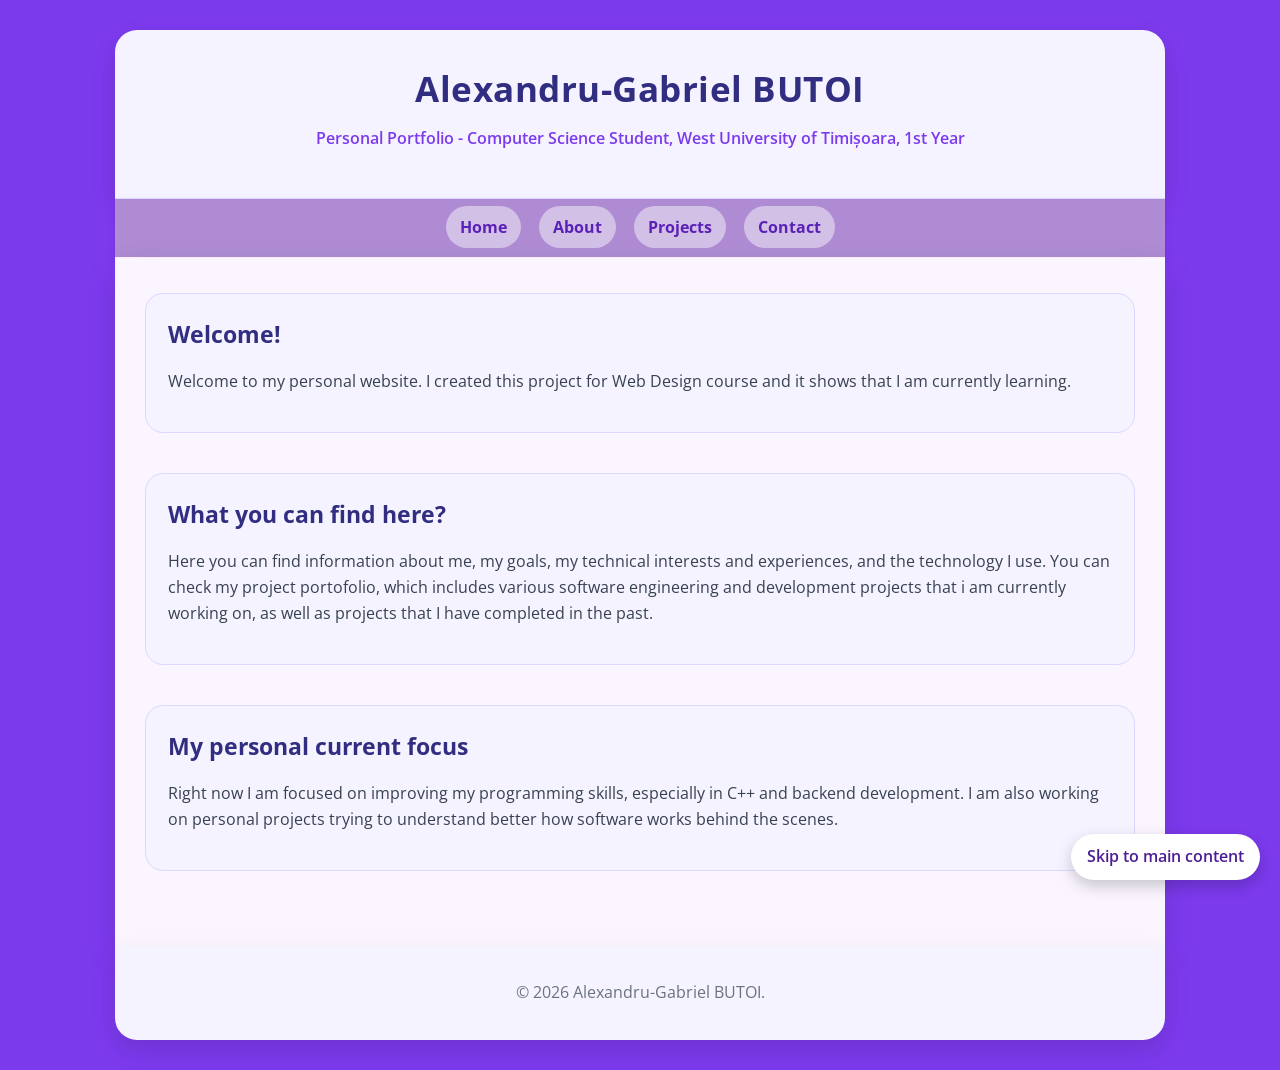
<file: index.html>
<!DOCTYPE html>
<html lang="en">

<head>
    <meta charset = "UTF-8">
    <meta name = "viewport" content = "width=device-width, initial-scale=1.0">
    <title>Alexandru-Gabriel BUTOI | Homepage</title>
    <link rel = "stylesheet" href = "styles.css">
    <link rel="preconnect" href="https://fonts.googleapis.com">
    <link rel="preconnect" href="https://fonts.gstatic.com" crossorigin>
    <link href="https://fonts.googleapis.com/css2?family=Open+Sans:ital,wght@0,300..800;1,300..800&family=Patrick+Hand&display=swap" rel="stylesheet">
</head>

<body>

    <a href = "#main-content" class = "skip-link">Skip to main content</a>

    <header>
        <h1>Alexandru-Gabriel BUTOI</h1>
        <p> Personal Portfolio - Computer Science Student, West University of Timișoara, 1st Year</p>
    </header>

    <nav>
        <ul>
            <li><a href = "index.html">Home</a></li>
            <li><a href = "about.html">About</a></li>
            <li><a href = "projects.html">Projects</a></li>
            <li><a href = "contact.html">Contact</a></li>
        </ul>
    </nav>

    <main id = "main-content">
        <section>
            <h2> Welcome! </h2>
            <p>
                Welcome to my personal website. I created this project for Web Design course and it shows that I am currently learning.
            </p>
        </section>
            
        <section>
            <h2>What you can find here?</h2>
            <p>
                Here you can find information about me, my goals, my technical interests and experiences, and the technology I use. You can check my project portofolio, which includes various software engineering and development projects that i am currently working on, as well as projects that I have completed in the past.
            </p>
        </section>

        <section>
            <h2>My personal current focus</h2>
            <p>
                Right now I am focused on improving my programming skills, especially in C++ and backend development. I am also working on personal projects trying to understand better how software works behind the scenes.
            </p>
        </section>
    </main>

    <footer>
        <p>&copy; 2026 Alexandru-Gabriel BUTOI.</p>
    </footer>
</body>
</file>
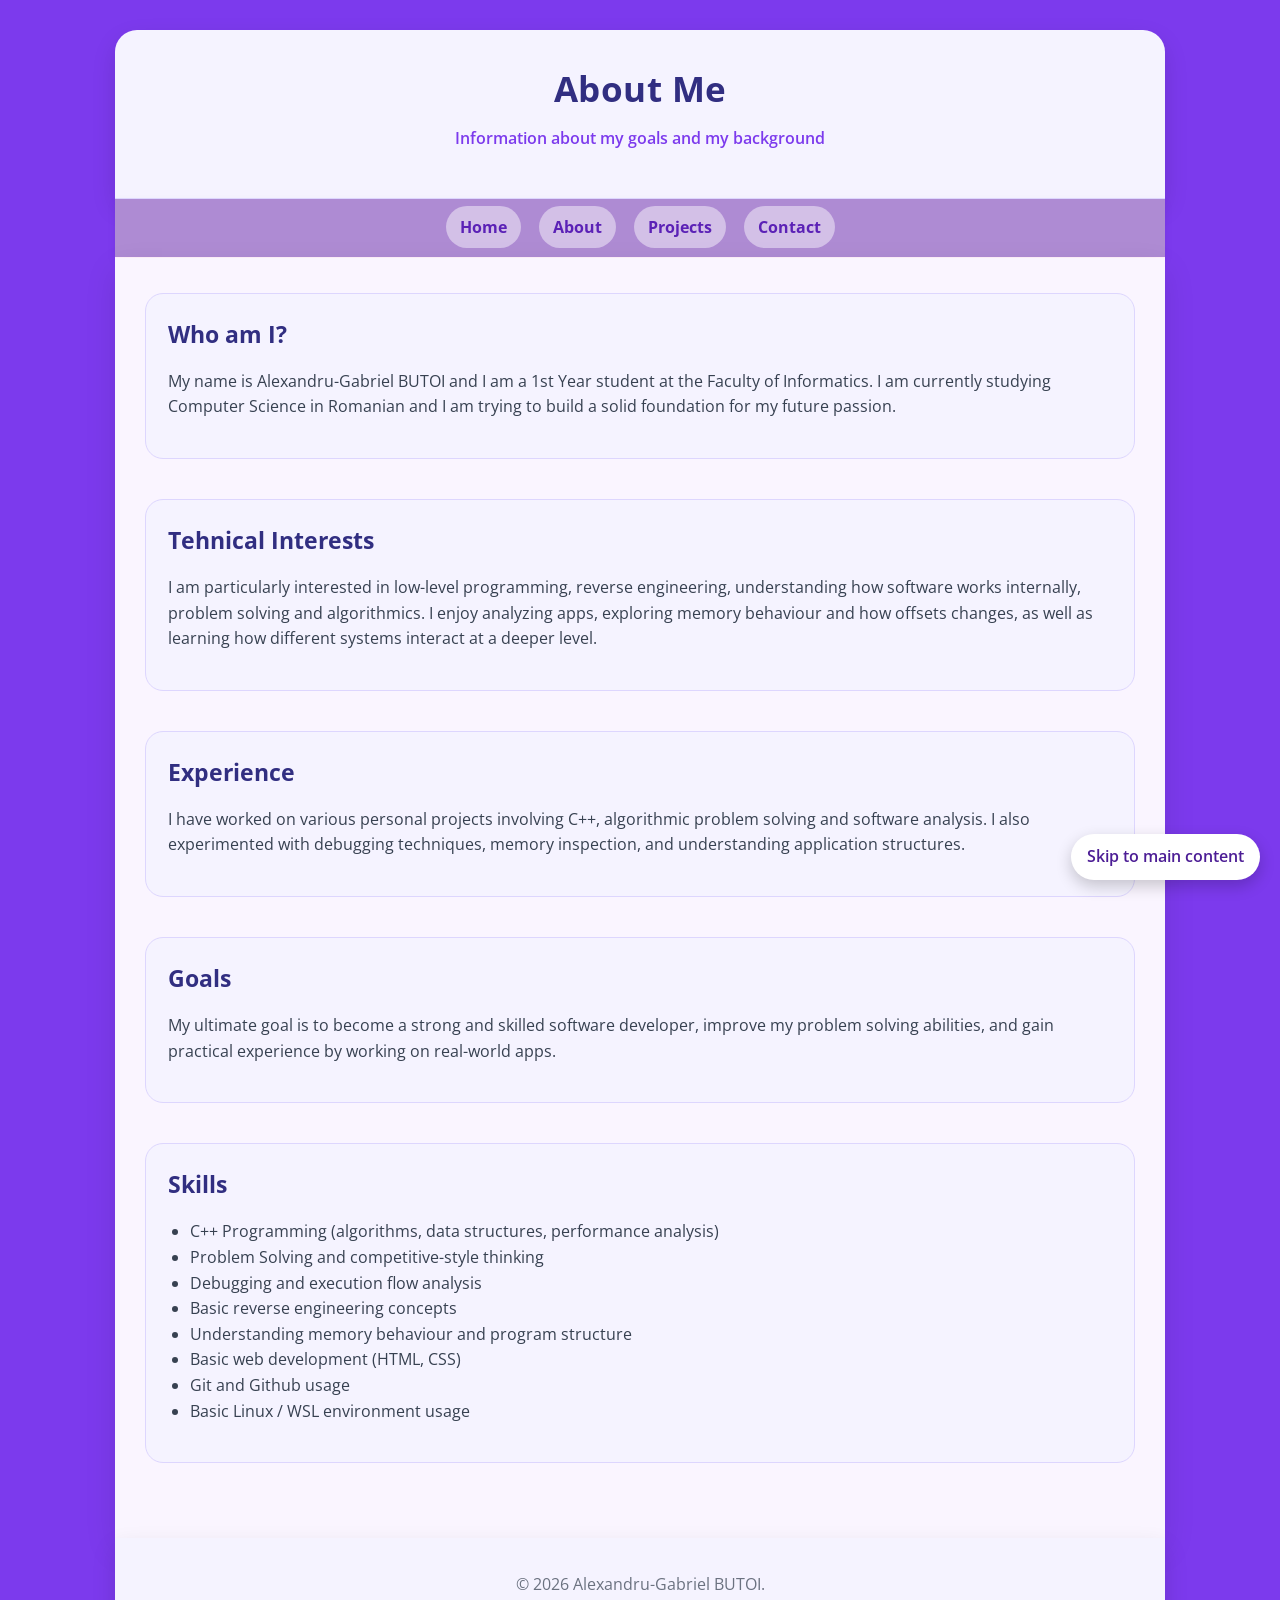
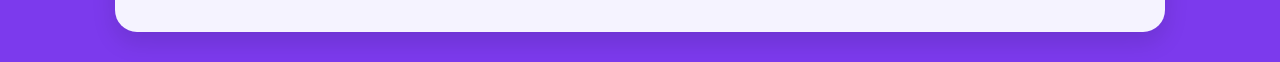
<file: about.html>
<!DOCTYPE html>
<html lang="en">
<head>
    <meta charset="UTF-8">
    <meta name="viewport" content="width=device-width, initial-scale=1.0">
    <title>Alexandru-Gabriel BUTOI | About</title>
    <link rel="stylesheet" href="styles.css">
    <link rel="preconnect" href="https://fonts.googleapis.com">
    <link rel="preconnect" href="https://fonts.gstatic.com" crossorigin>
    <link href="https://fonts.googleapis.com/css2?family=Open+Sans:ital,wght@0,300..800;1,300..800&family=Patrick+Hand&display=swap" rel="stylesheet">
</head>
<body>

    <a href="#main-content" class="skip-link">Skip to main content</a>

    <header>
        <h1>About Me</h1>
        <p>Information about my goals and my background</p>
    </header>

    <nav>
        <ul>
            <li><a href = "index.html">Home</a></li>
            <li><a href = "about.html">About</a></li>
            <li><a href = "projects.html">Projects</a></li>
            <li><a href = "contact.html">Contact</a></li>
        </ul>
    </nav>

    <main id="main-content">


        <section>
            <h2>Who am I?</h2>
            <p>
                My name is Alexandru-Gabriel BUTOI and I am a 1st Year student at the Faculty of Informatics.
                I am currently studying Computer Science in Romanian and I am trying to build a solid foundation for my future passion.
            </p>
        </section>

        <section>
            <h2>Tehnical Interests</h2>
            <p>
                I am particularly interested in low-level programming, reverse engineering, understanding how software works internally, problem solving and algorithmics.
                I enjoy analyzing apps, exploring memory behaviour and how offsets changes, as well as learning how different systems interact at a deeper level.
            </p>
        </section>

        <section>
            <h2>Experience</h2>
            <p>
                I have worked on various personal projects involving C++, algorithmic problem solving and software analysis.
                I also experimented with debugging techniques, memory inspection, and understanding application structures.
            </p>
        </section>
        <section>
            <h2>Goals</h2>
            <p>
                My ultimate goal is to become a strong and skilled software developer, improve my problem solving abilities,
                and gain practical experience by working on real-world apps.
            </p>
        </section>
    <section>
        <h2>Skills</h2>
        <ul>
            <li>C++ Programming (algorithms, data structures, performance analysis)</li>
            <li>Problem Solving and competitive-style thinking</li>
            <li>Debugging and execution flow analysis</li>
            <li>Basic reverse engineering concepts</li>
            <li>Understanding memory behaviour and program structure</li>
            <li>Basic web development (HTML, CSS)</li>
            <li>Git and Github usage</li>
            <li>Basic Linux / WSL environment usage</li>
        </ul>
    </section>
</main>
    <footer>
        <p>&copy; 2026 Alexandru-Gabriel BUTOI.</p>
    </footer>
</body>
</file>
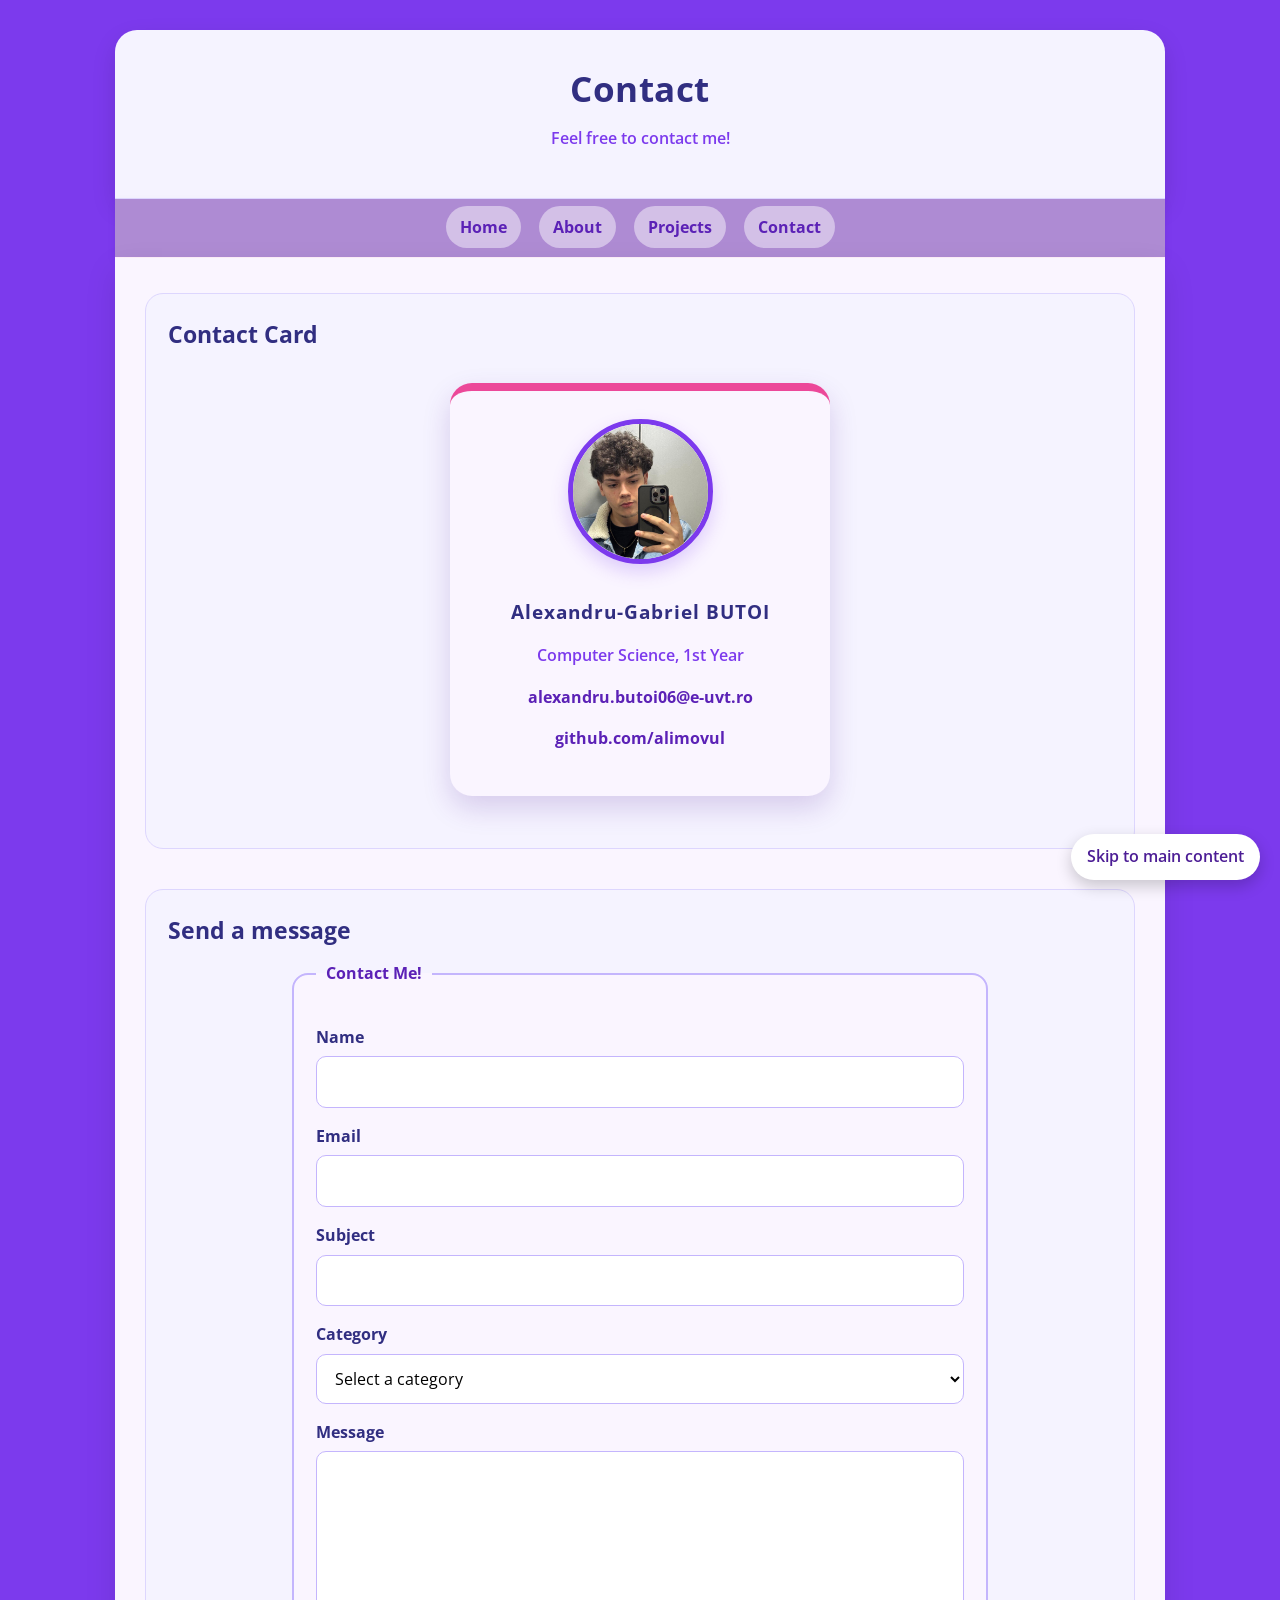
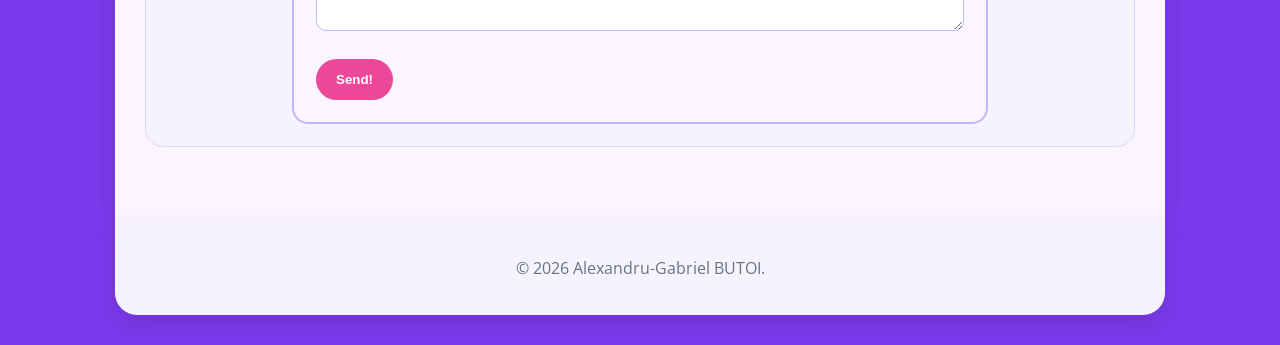
<file: contact.html>
<!DOCTYPE html>
<html lang = "en">

<head>
    <meta charset="UTF-8">
    <meta name = "viewport" content = "width=device-width, initial-scale=1.0">
    <title>Alexandru-Gabriel BUTOI | Contact </title>
    <link rel = "stylesheet" href = "styles.css">
    <link rel="preconnect" href="https://fonts.googleapis.com">
    <link rel="preconnect" href="https://fonts.gstatic.com" crossorigin>
    <link href="https://fonts.googleapis.com/css2?family=Open+Sans:ital,wght@0,300..800;1,300..800&family=Patrick+Hand&display=swap" rel="stylesheet">
</head>

<body>

    <a href = "#main-content" class = "skip-link">Skip to main content</a>

    <header>
        <h1>Contact</h1>
        <p>Feel free to contact me!</p>
    </header>

    <nav>
        <ul>
            <li><a href = "index.html">Home</a></li>
            <li><a href = "about.html">About</a></li>
            <li><a href = "projects.html">Projects</a></li>
            <li><a href = "contact.html">Contact</a></li>
        </ul>
    </nav>

    <main id = "main-content">
        <section>
            <h2>Contact Card</h2>

            <div class = "card-container" id = "main-card">
                <img src = "photo.jpeg" alt = "i forgot to upload my pic :(" id="profile-image">

                <h3 id ="full-name">Alexandru-Gabriel BUTOI</h3>

                <p class = "subtitle">Computer Science, 1st Year</p>

                <p>
                    <a href="mailto:alexandru.butoi06@e-uvt.ro" class = "contact-link">
                        alexandru.butoi06@e-uvt.ro
                    </a>
                </p>

                <p>
                    <a href="https://github.com/alimovul" target = "_blank" class ="contact-link">
                        github.com/alimovul
                    </a>
                </p>
            </div>
        </section>

        <section>
            <h2>Send a message</h2>
                <form action="#" method="post">
                    <fieldset>
                        <legend>Contact Me!</legend>

                        <label for="name">Name</label>
                        <input type="text" id="name" name="name" required>

                        <label for="email">Email</label>
                        <input type="email" id="email" name="email" required>

                        <label for="subject">Subject</label>
                        <input type="text" id="subject" name="subject" required>

                        <label for="category">Category</label>
                        <select id="category" name="category" required>
                            <option value="">Select a category</option>
                            <option value="feedback">Feedback</option>
                            <option value="question">Question</option>
                            <option value="collab">Collaboration</option>
                        </select>

                        <label for="message">Message</label>
                        <textarea id="message" name="message" rows="6" required></textarea>

                        <button type="submit">Send!</button>
                    </fieldset>
                </form>
        </section>
    </main>

    <footer>
        <p>&copy; 2026 Alexandru-Gabriel BUTOI.</p>
    </footer>
</body>
</file>
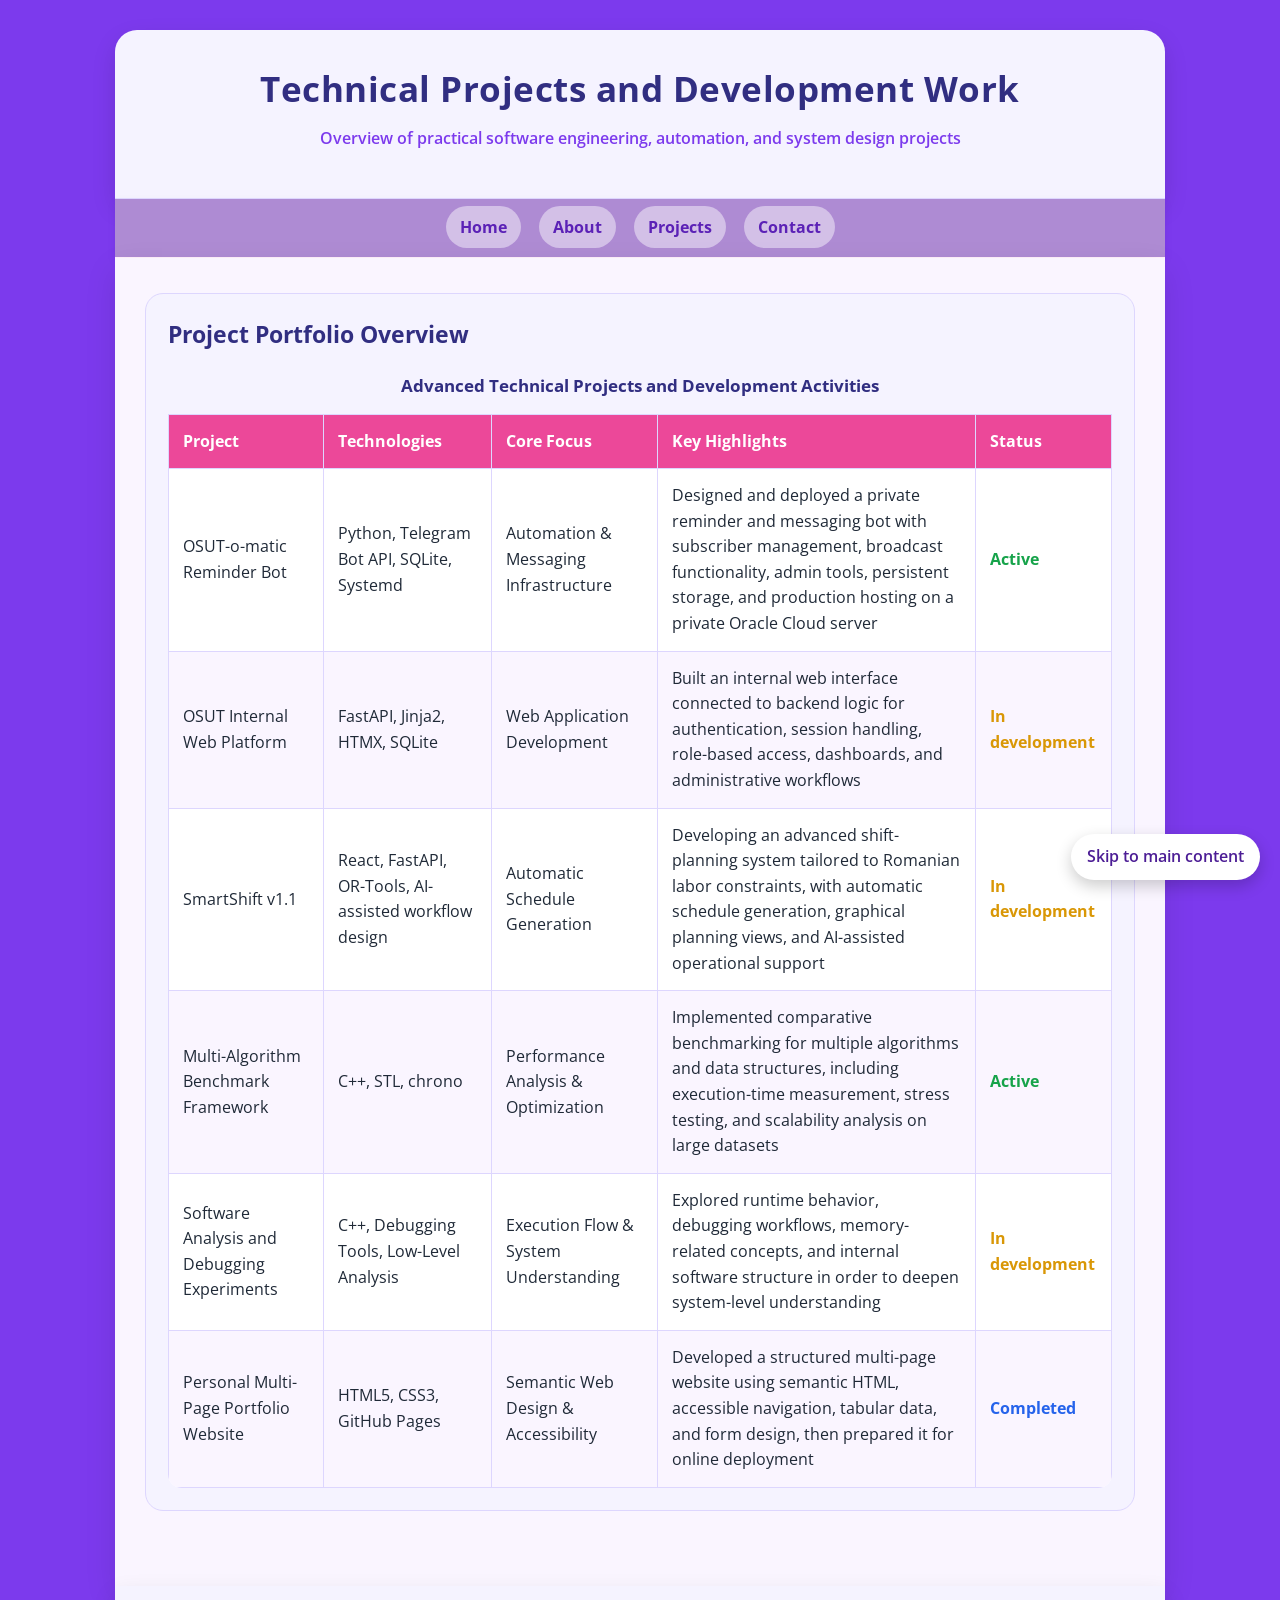
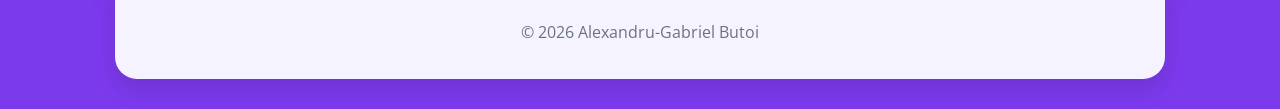
<file: projects.html>
<!DOCTYPE html>
<html lang="en">
<head>
    <meta charset="UTF-8">
    <meta name="viewport" content="width=device-width, initial-scale=1.0">
    <title>Alexandru-Gabriel BUTOI | Projects</title>
    <link rel="stylesheet" href="styles.css">
    <link rel="preconnect" href="https://fonts.googleapis.com">
    <link rel="preconnect" href="https://fonts.gstatic.com" crossorigin>
    <link href="https://fonts.googleapis.com/css2?family=Open+Sans:ital,wght@0,300..800;1,300..800&family=Patrick+Hand&display=swap" rel="stylesheet">
</head>
<body>

    <a href="#main-content" class="skip-link">Skip to main content</a>

    <header>
        <h1>Technical Projects and Development Work</h1>
        <p>Overview of practical software engineering, automation, and system design projects</p>
    </header>

    <nav>
        <ul>
            <li><a href="index.html">Home</a></li>
            <li><a href="about.html">About</a></li>
            <li><a href="projects.html">Projects</a></li>
            <li><a href="contact.html">Contact</a></li>
        </ul>
    </nav>

    <main id="main-content">
        <section>
            <h2>Project Portfolio Overview</h2>

            <table>
                <caption>Advanced Technical Projects and Development Activities</caption>

                <thead>
                    <tr>
                        <th scope="col">Project</th>
                        <th scope="col">Technologies</th>
                        <th scope="col">Core Focus</th>
                        <th scope="col">Key Highlights</th>
                        <th scope="col">Status</th>
                    </tr>
                </thead>

                <tbody>
                    <tr>
                        <td>OSUT-o-matic Reminder Bot</td>
                        <td>Python, Telegram Bot API, SQLite, Systemd</td>
                        <td>Automation & Messaging Infrastructure</td>
                        <td>Designed and deployed a private reminder and messaging bot with subscriber management, broadcast functionality, admin tools, persistent storage, and production hosting on a private Oracle Cloud server</td>
                        <td class="active">Active</td>
                    </tr>

                    <tr>
                        <td>OSUT Internal Web Platform</td>
                        <td>FastAPI, Jinja2, HTMX, SQLite</td>
                        <td>Web Application Development</td>
                        <td>Built an internal web interface connected to backend logic for authentication, session handling, role-based access, dashboards, and administrative workflows</td>
                        <td class="indev">In development</td>
                    </tr>

                    <tr>
                        <td>SmartShift v1.1</td>
                        <td>React, FastAPI, OR-Tools, AI-assisted workflow design</td>
                        <td>Automatic Schedule Generation</td>
                        <td>Developing an advanced shift-planning system tailored to Romanian labor constraints, with automatic schedule generation, graphical planning views, and AI-assisted operational support</td>
                        <td class="indev">In development</td>
                    </tr>

                    <tr>
                        <td>Multi-Algorithm Benchmark Framework</td>
                        <td>C++, STL, chrono</td>
                        <td>Performance Analysis & Optimization</td>
                        <td>Implemented comparative benchmarking for multiple algorithms and data structures, including execution-time measurement, stress testing, and scalability analysis on large datasets</td>
                        <td class="active">Active</td>
                    </tr>

                    <tr>
                        <td>Software Analysis and Debugging Experiments</td>
                        <td>C++, Debugging Tools, Low-Level Analysis</td>
                        <td>Execution Flow & System Understanding</td>
                        <td>Explored runtime behavior, debugging workflows, memory-related concepts, and internal software structure in order to deepen system-level understanding</td>
                        <td class="indev">In development</td>
                    </tr>

                    <tr>
                        <td>Personal Multi-Page Portfolio Website</td>
                        <td>HTML5, CSS3, GitHub Pages</td>
                        <td>Semantic Web Design & Accessibility</td>
                        <td>Developed a structured multi-page website using semantic HTML, accessible navigation, tabular data, and form design, then prepared it for online deployment</td>
                        <td class="completed">Completed</td>
                    </tr>
                </tbody>

            </table>
        </section>
    </main>

    <footer>
        <p>&copy; 2026 Alexandru-Gabriel Butoi</p>
    </footer>

</body>
</html>
</file>
<file: styles.css>
body {
    margin: 0;
    background: #7c3aed;
    font-family: "Open Sans", sans-serif;
    background-attachment: fixed;
    color: #1f2937;
    line-height: 1.6;
}

a {
    text-decoration: none;
    transition: all 0.25s ease;
}
* {
    box-sizing: border-box;
}
.skip-link {
    position: fixed;
    bottom: 20px;
    right: 20px;
    background: #ffffff;
    color: #4c1d95;
    padding: 10px 16px;
    border-radius: 999px;
    z-index: 1000;
    box-shadow: 0 6px 16px rgba(0, 0, 0, 0.2);
    font-weight: 600;
    transition: transform 0.2s ease, box-shadow 0.2s ease;
}
.skip-link:hover {
    transform: translateY(-2px);
    box-shadow: 0 10px 22px rgba(0, 0, 0, 0.25);
}

.active {
    color: #16a34a;
    font-weight: 700;
}
.indev {
    color : #d99706;
    font-weight: 700;
}
.completed {
    color: #2563eb;
    font-weight: 700;
}

header,
nav,
main,
footer {
    max-width: 1050px;
    margin: 0 auto;
}

header {
    background: #f5f3ff;
    margin-top: 30px;
    padding: 30px 25px;
    border-radius: 22px 22px 0 0;
    text-align: center;
    box-shadow: 0 10px 25px rgba(0, 0, 0, 0.12);
}

header h1 {
    margin: 0;
    color: #312e81;
    font-size: 2.2rem;
    letter-spacing: 0.5px;
}

header p {
    margin-top: 10px;
    color: #7c3aed;
    font-weight: 600;
}

nav {
    background: #ae8bd3;
    padding: 16px 24px;
    border-top: 1px solid #ddd6fe;
    border-bottom: 1px solid #fff0fb;
    box-shadow: 0 4px 10px rgba(0, 0, 0, 0.05);
}

nav ul {
    list-style: none;
    display: flex;
    gap: 18px;
    padding: 0;
    margin: 0;
    justify-content: center;
    flex-wrap: wrap;
}

nav a {
    color: #5b21b6;
    font-weight: 700;
    padding: 10px 14px;
    border-radius: 999px;
    background: rgba(255, 255, 255, 0.45);
}

nav a:hover,
nav a:focus {
    background: #ffffff;
    color: #db2777;
    transform: translateY(-2px);
}

main {
    background: #faf5ff;
    padding: 35px 30px;
    min-height: 420px;
    box-shadow: 0 12px 30px rgba(0, 0, 0, 0.1);
}

section {
    margin-bottom: 40px;
    padding: 22px;
    border-radius: 18px;
    background: #f5f3ff;
    border: 1px solid #ddd6fe;
}

section h2 {
    color: #312e81;
    margin-top: 0;
    margin-bottom: 12px;
    font-size: 1.45rem;
}

section p,
section li {
    color: #374151;
}

footer {
    background: #f5f3ff;
    text-align: center;
    padding: 18px;
    border-radius: 0 0 22px 22px;
    margin-bottom: 30px;
    color: #6b7280;
    box-shadow: 0 10px 25px rgba(0, 0, 0, 0.12);
}

.card-container {
    max-width: 380px;
    margin: 30px auto;
    padding: 28px;
    background: #faf5ff;
    border-radius: 22px;
    text-align: center;
    border-top: 8px solid #ec4899;
    box-shadow: 0 12px 28px rgba(76, 29, 149, 0.18);
}

.subtitle {
    color: #7c3aed;
    margin-bottom: 15px;
    font-weight: 600;
}

.contact-link {
    display: block;
    color: #5b21b6;
    font-weight: 700;
    margin: 10px 0;
}

.contact-link:hover,
.contact-link:focus {
    color: #db2777;
    text-decoration: underline;
}

#profile-image {
    width: 145px;
    height: 145px;
    border-radius: 50%;
    margin-bottom: 16px;
    border: 5px solid #7c3aed;
    object-fit: cover;
    box-shadow: 0 8px 18px rgba(124, 58, 237, 0.22);
}

#full-name {
    margin: 10px 0;
    color: #312e81;
    letter-spacing: 1px;
}

table {
    width: 100%;
    border-collapse: collapse;
    margin-top: 20px;
    overflow: hidden;
    border-radius: 14px;
    background: white;
}

caption {
    font-weight: 700;
    margin-bottom: 14px;
    color: #312e81;
    font-size: 1.05rem;
}

th,
td {
    border: 1px solid #ddd6fe;
    padding: 14px;
    text-align: left;
}

th {
    background: #ec4899;
    color: #ffffff;
}

tr:nth-child(even) {
    background: #faf5ff;
}

tr:hover {
    background: #fce7f3;
}

form {
    max-width: 700px;
    margin: 0 auto;
}

fieldset {
    border: 2px solid #c4b5fd;
    border-radius: 16px;
    padding: 22px;
    background: #faf5ff;
}

legend {
    font-weight: 700;
    color: #5b21b6;
    padding: 0 10px;
}

label {
    display: block;
    margin-top: 16px;
    margin-bottom: 6px;
    font-weight: 700;
    color: #312e81;
}

input,
textarea,
select {
    width: 100%;
    padding: 12px 14px;
    border: 1px solid #c4b5fd;
    border-radius: 10px;
    box-sizing: border-box;
    font: inherit;
    background: #ffffff;
    transition: border-color 0.25s ease, box-shadow 0.25s ease;
}

input:focus,
textarea:focus,
select:focus {
    outline: none;
    border-color: #ec4899;
    box-shadow: 0 0 0 4px rgba(236, 72, 153, 0.18);
}

button {
    margin-top: 20px;
    background: #ec4899;
    color: white;
    border: none;
    padding: 13px 20px;
    border-radius: 999px;
    font-weight: 700;
    cursor: pointer;
    transition: transform 0.25s ease, box-shadow 0.25s ease;
}

button:hover,
button:focus {
    transform: translateY(-2px); /* anim */
    box-shadow: 0 8px 18px rgba(124, 58, 237, 0.22);
}

ul {
    padding-left: 22px;
}

@media (max-width: 768px) {
    header,
    nav,
    main,
    footer {
        margin-left: 12px;
        margin-right: 12px;
    }

    main {
        padding: 22px 18px;
    }

    section {
        padding: 18px;
    }

    nav ul {
        gap: 10px;
    }

    header h1 {
        font-size: 1.8rem;
    }

    th,
    td {
        padding: 10px;
    }
}
</file>
